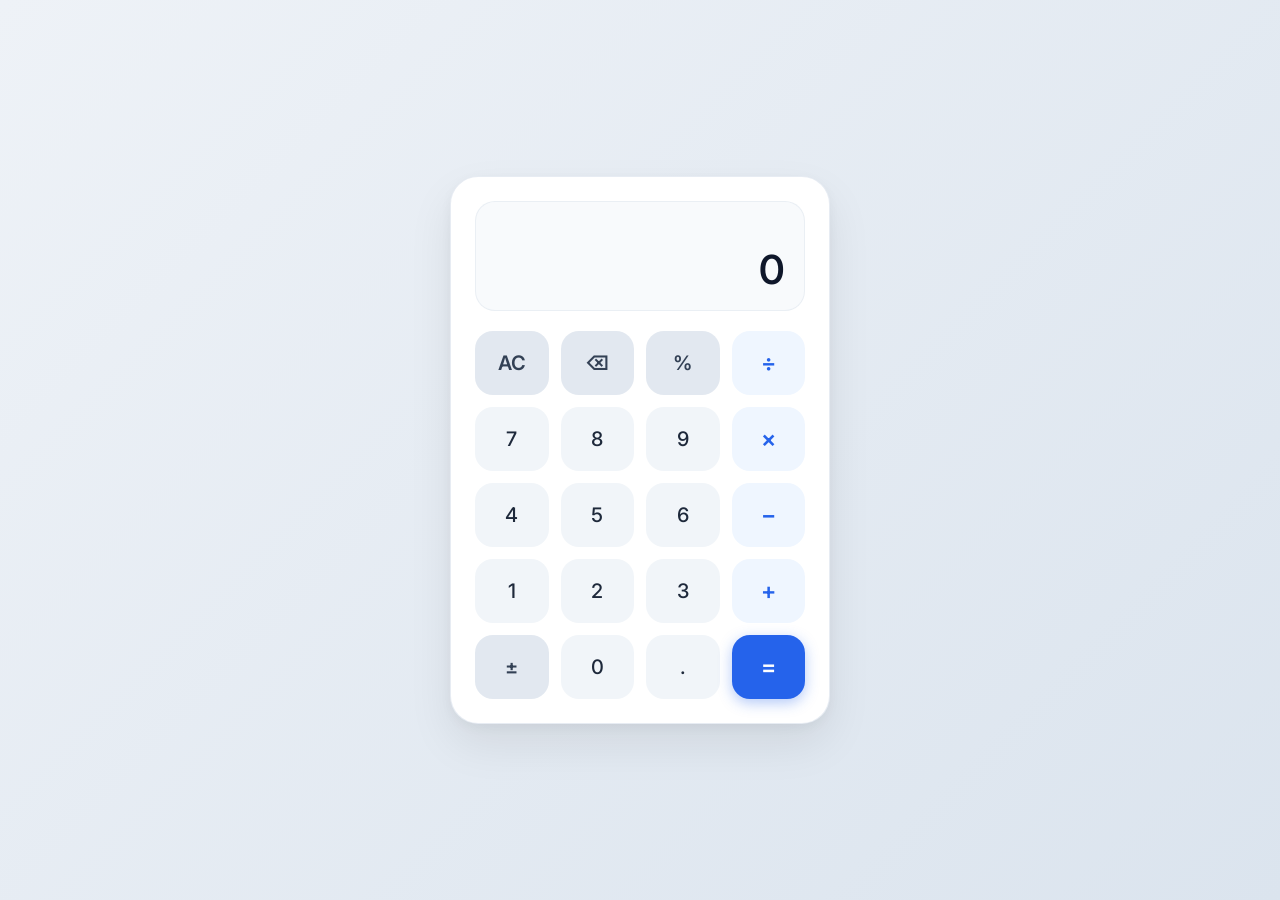
<file: index.html>
<!DOCTYPE html>
<html lang="en">
<head>
  <meta charset="UTF-8">
  <meta name="viewport" content="width=device-width, initial-scale=1.0">
  <meta name="description" content="A modern, clean, and responsive calculator web application.">
  <title>Modern Calculator</title>
  <!-- Google Fonts: Inter -->
  <link rel="preconnect" href="https://fonts.googleapis.com">
  <link rel="preconnect" href="https://fonts.gstatic.com" crossorigin>
  <link href="https://fonts.googleapis.com/css2?family=Inter:wght@300;400;500;600;700&display=swap" rel="stylesheet">
  <link rel="stylesheet" href="style.css">
</head>
<body>
  <main class="calculator-wrapper">
    <section class="calculator" aria-label="Calculator">
      <!-- Display Screen -->
      <div class="display-container" aria-live="polite">
        <div class="previous-operand" id="previousOperand" aria-label="Previous calculation"></div>
        <div class="current-operand" id="currentOperand" aria-label="Current result">0</div>
      </div>

      <!-- Keypad Grid -->
      <div class="keypad-grid" role="group" aria-label="Calculator keypad">
        <!-- Row 1 -->
        <button type="button" class="btn btn-action" data-action="clear" id="btnClear" aria-label="All Clear">AC</button>
        <button type="button" class="btn btn-action" data-action="delete" id="btnDelete" aria-label="Delete last digit">⌫</button>
        <button type="button" class="btn btn-action" data-action="percent" id="btnPercent" aria-label="Percentage">%</button>
        <button type="button" class="btn btn-operator" data-operator="÷" aria-label="Divide">÷</button>

        <!-- Row 2 -->
        <button type="button" class="btn btn-number" data-number="7">7</button>
        <button type="button" class="btn btn-number" data-number="8">8</button>
        <button type="button" class="btn btn-number" data-number="9">9</button>
        <button type="button" class="btn btn-operator" data-operator="×" aria-label="Multiply">×</button>

        <!-- Row 3 -->
        <button type="button" class="btn btn-number" data-number="4">4</button>
        <button type="button" class="btn btn-number" data-number="5">5</button>
        <button type="button" class="btn btn-number" data-number="6">6</button>
        <button type="button" class="btn btn-operator" data-operator="−" aria-label="Subtract">−</button>

        <!-- Row 4 -->
        <button type="button" class="btn btn-number" data-number="1">1</button>
        <button type="button" class="btn btn-number" data-number="2">2</button>
        <button type="button" class="btn btn-number" data-number="3">3</button>
        <button type="button" class="btn btn-operator" data-operator="+" aria-label="Add">+</button>

        <!-- Row 5 -->
        <button type="button" class="btn btn-action" data-action="toggle-sign" aria-label="Toggle positive or negative">±</button>
        <button type="button" class="btn btn-number" data-number="0">0</button>
        <button type="button" class="btn btn-number" data-action="decimal" aria-label="Decimal point">.</button>
        <button type="button" class="btn btn-equals" data-action="equals" id="btnEquals" aria-label="Calculate equals">=</button>
      </div>
    </section>
  </main>

  <script src="script.js"></script>
</body>
</html>
</file>
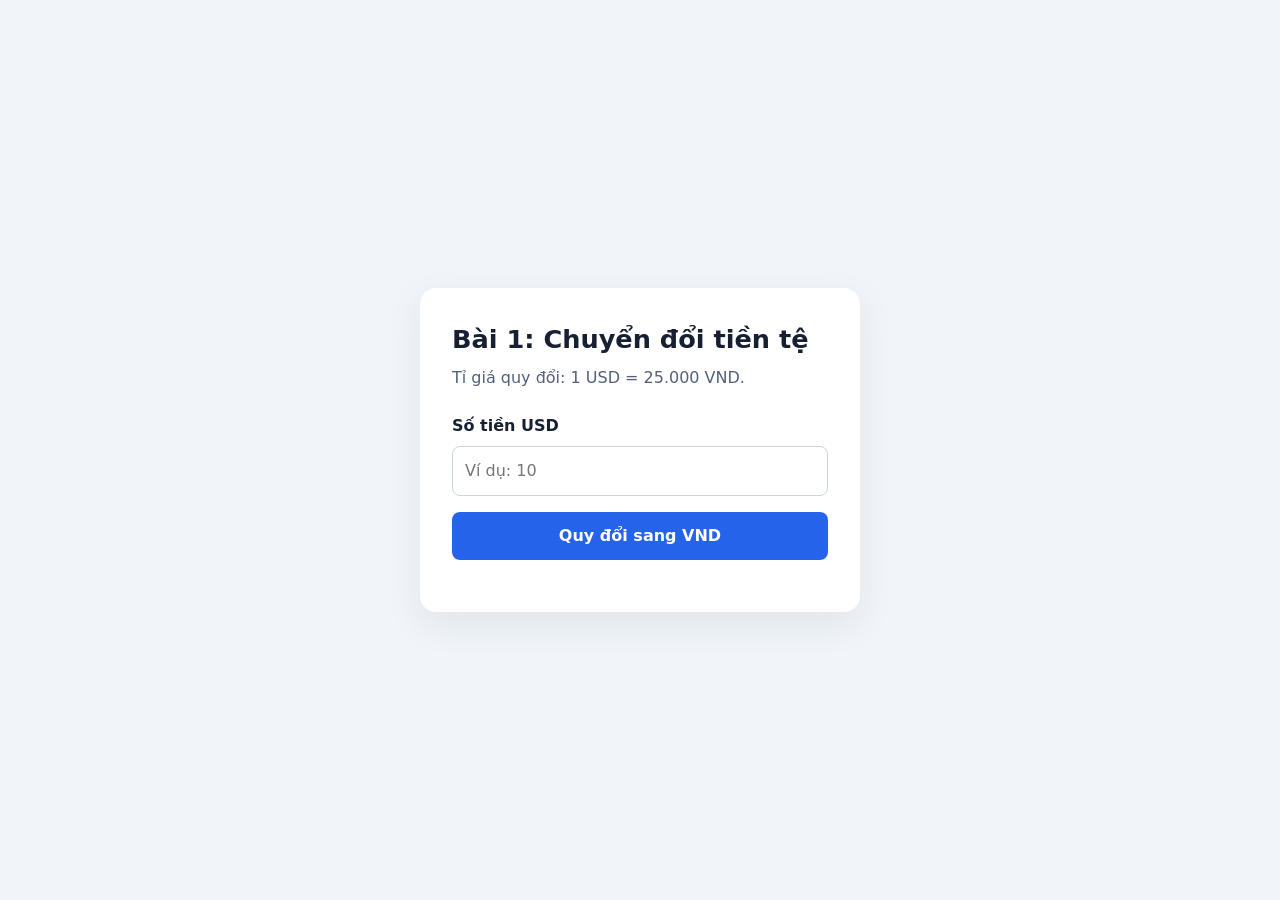
<file: bai1.html>
<!DOCTYPE html>
<html lang="vi">
<head>
  <meta charset="UTF-8">
  <meta name="viewport" content="width=device-width, initial-scale=1.0">
  <title>Bài 1 - Chuyển đổi tiền tệ</title>
  <style>
    * { box-sizing: border-box; }
    body { margin: 0; min-height: 100vh; display: grid; place-items: center; padding: 24px; background: #f1f5f9; color: #172033; font: 16px/1.5 system-ui, sans-serif; }
    main { width: min(100%, 440px); padding: 32px; background: white; border-radius: 16px; box-shadow: 0 12px 36px #17203314; }
    h1 { margin: 0 0 8px; font-size: 1.6rem; }
    p { margin: 0 0 24px; color: #526078; }
    label { display: block; margin-bottom: 8px; font-weight: 600; }
    input { width: 100%; padding: 12px; border: 1px solid #cbd5e1; border-radius: 8px; font: inherit; }
    button { width: 100%; margin-top: 16px; padding: 12px; border: 0; border-radius: 8px; background: #2563eb; color: white; font: inherit; font-weight: 700; cursor: pointer; }
    button:hover { background: #1d4ed8; }
    output { display: block; margin-top: 20px; font-weight: 600; }
    .error { color: #b91c1c; }
  </style>
</head>
<body>
  <main>
    <h1>Bài 1: Chuyển đổi tiền tệ</h1>
    <p>Tỉ giá quy đổi: 1 USD = 25.000 VND.</p>
    <form id="currency-form">
      <label for="usd">Số tiền USD</label>
      <input id="usd" name="usd" type="number" min="0" step="any" required placeholder="Ví dụ: 10">
      <button type="submit">Quy đổi sang VND</button>
    </form>
    <output id="result" aria-live="polite"></output>
  </main>
  <script>
    const currencyForm = document.querySelector("#currency-form");
    const currencyResult = document.querySelector("#result");
    currencyForm.addEventListener("submit", (event) => {
      event.preventDefault();
      const usd = Number(document.querySelector("#usd").value);
      if (!Number.isFinite(usd) || usd < 0) {
        currencyResult.textContent = "Vui lòng nhập số USD hợp lệ.";
        currencyResult.className = "error";
        return;
      }
      const vnd = usd * 25000;
      const formattedVnd = new Intl.NumberFormat("vi-VN").format(vnd);
      currencyResult.textContent = `${usd} USD = ${formattedVnd} VND`;
      currencyResult.className = "";
      console.log(`${usd} USD = ${formattedVnd} VND`);
    });
  </script>
</body>
</html>
</file>
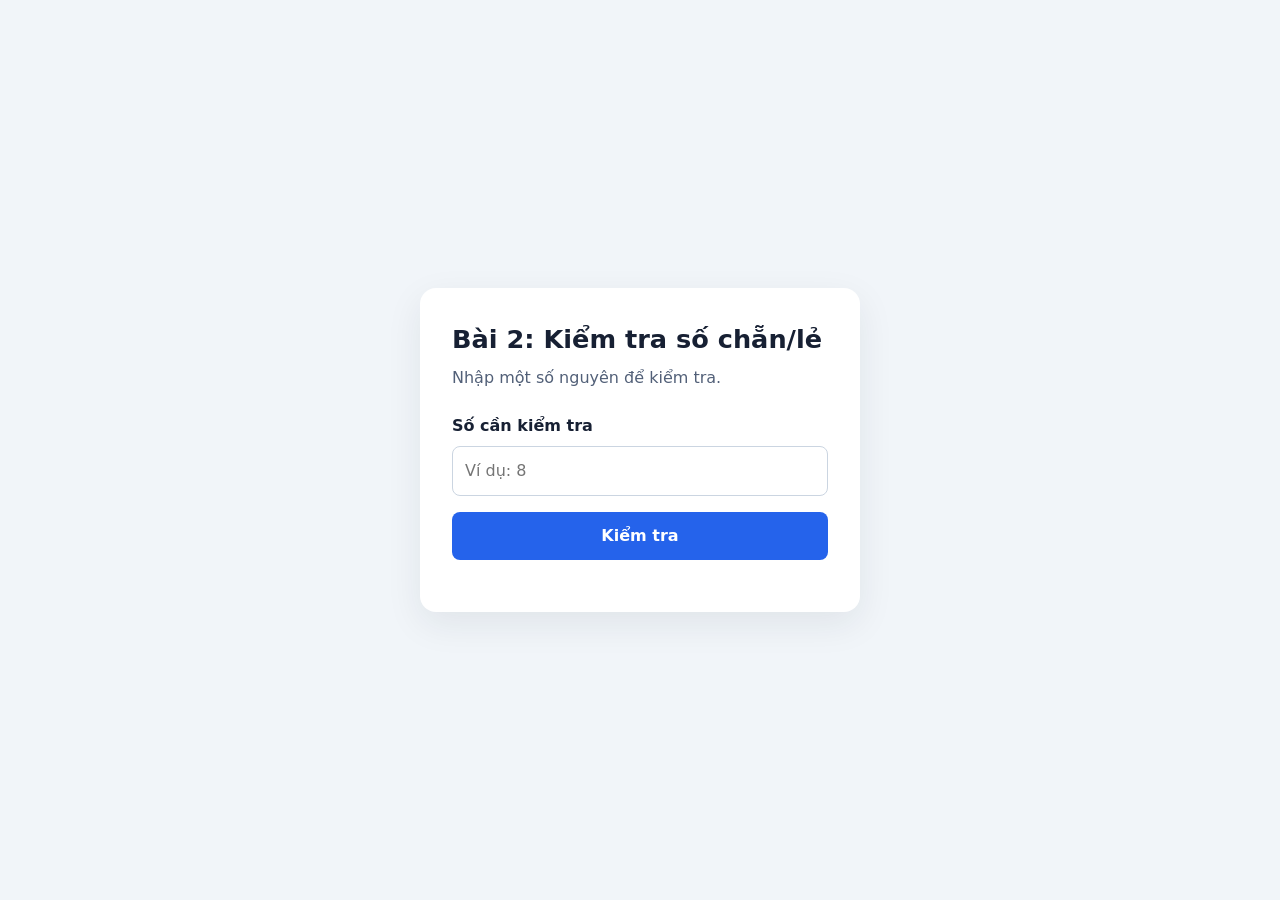
<file: bai2.html>
<!DOCTYPE html>
<html lang="vi">
<head>
  <meta charset="UTF-8">
  <meta name="viewport" content="width=device-width, initial-scale=1.0">
  <title>Bài 2 - Kiểm tra chẵn lẻ</title>
  <style>
    * { box-sizing: border-box; }
    body { margin: 0; min-height: 100vh; display: grid; place-items: center; padding: 24px; background: #f1f5f9; color: #172033; font: 16px/1.5 system-ui, sans-serif; }
    main { width: min(100%, 440px); padding: 32px; background: white; border-radius: 16px; box-shadow: 0 12px 36px #17203314; }
    h1 { margin: 0 0 8px; font-size: 1.6rem; }
    p { margin: 0 0 24px; color: #526078; }
    label { display: block; margin-bottom: 8px; font-weight: 600; }
    input { width: 100%; padding: 12px; border: 1px solid #cbd5e1; border-radius: 8px; font: inherit; }
    button { width: 100%; margin-top: 16px; padding: 12px; border: 0; border-radius: 8px; background: #2563eb; color: white; font: inherit; font-weight: 700; cursor: pointer; }
    button:hover { background: #1d4ed8; }
    output { display: block; margin-top: 20px; font-weight: 600; }
    .error { color: #b91c1c; }
  </style>
</head>
<body>
  <main>
    <h1>Bài 2: Kiểm tra số chẵn/lẻ</h1>
    <p>Nhập một số nguyên để kiểm tra.</p>
    <form id="parity-form">
      <label for="number">Số cần kiểm tra</label>
      <input id="number" name="number" type="number" step="1" required placeholder="Ví dụ: 8">
      <button type="submit">Kiểm tra</button>
    </form>
    <output id="result" aria-live="polite"></output>
  </main>
  <script>
    const parityForm = document.querySelector("#parity-form");
    const parityResult = document.querySelector("#result");
    parityForm.addEventListener("submit", (event) => {
      event.preventDefault();
      const value = Number(document.querySelector("#number").value);
      if (!Number.isSafeInteger(value)) {
        parityResult.textContent = "Vui lòng nhập một số nguyên hợp lệ.";
        parityResult.className = "error";
        return;
      }
      parityResult.textContent = `${value} là số ${value % 2 === 0 ? "chẵn" : "lẻ"}.`;
      parityResult.className = "";
    });
  </script>
</body>
</html>
</file>
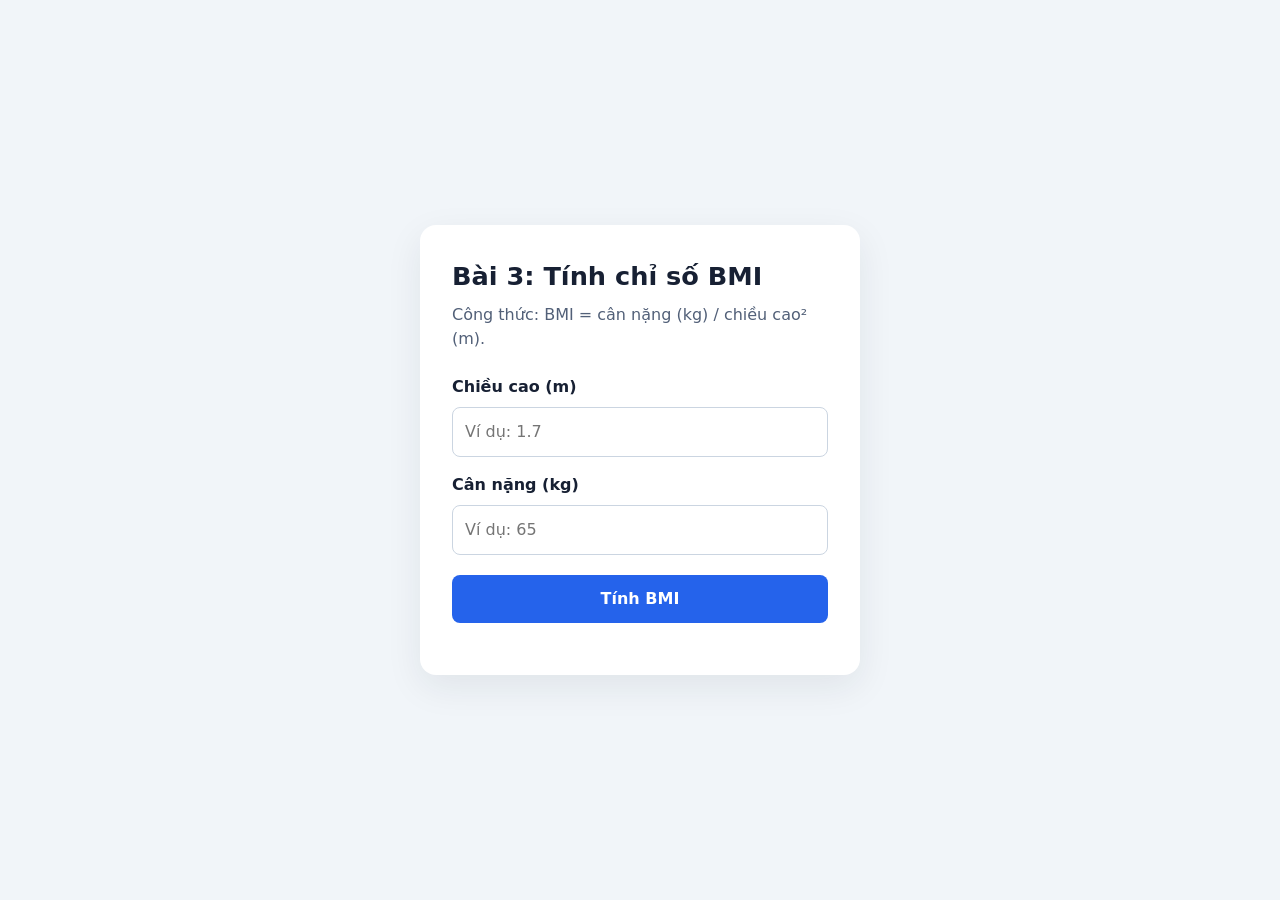
<file: bai3.html>
<!DOCTYPE html>
<html lang="vi">
<head>
  <meta charset="UTF-8">
  <meta name="viewport" content="width=device-width, initial-scale=1.0">
  <title>Bài 3 - Tính chỉ số BMI</title>
  <style>
    * { box-sizing: border-box; }
    body { margin: 0; min-height: 100vh; display: grid; place-items: center; padding: 24px; background: #f1f5f9; color: #172033; font: 16px/1.5 system-ui, sans-serif; }
    main { width: min(100%, 440px); padding: 32px; background: white; border-radius: 16px; box-shadow: 0 12px 36px #17203314; }
    h1 { margin: 0 0 8px; font-size: 1.6rem; }
    p { margin: 0 0 24px; color: #526078; }
    label { display: block; margin: 16px 0 8px; font-weight: 600; }
    input { width: 100%; padding: 12px; border: 1px solid #cbd5e1; border-radius: 8px; font: inherit; }
    button { width: 100%; margin-top: 20px; padding: 12px; border: 0; border-radius: 8px; background: #2563eb; color: white; font: inherit; font-weight: 700; cursor: pointer; }
    button:hover { background: #1d4ed8; }
    output { display: block; margin-top: 20px; font-weight: 600; }
    .error { color: #b91c1c; }
  </style>
</head>
<body>
  <main>
    <h1>Bài 3: Tính chỉ số BMI</h1>
    <p>Công thức: BMI = cân nặng (kg) / chiều cao² (m).</p>
    <form id="bmi-form">
      <label for="height">Chiều cao (m)</label>
      <input id="height" name="height" type="number" min="0" step="any" required placeholder="Ví dụ: 1.7">
      <label for="weight">Cân nặng (kg)</label>
      <input id="weight" name="weight" type="number" min="0" step="any" required placeholder="Ví dụ: 65">
      <button type="submit">Tính BMI</button>
    </form>
    <output id="result" aria-live="polite"></output>
  </main>
  <script>
    const bmiForm = document.querySelector("#bmi-form");
    const bmiResult = document.querySelector("#result");
    bmiForm.addEventListener("submit", (event) => {
      event.preventDefault();
      const height = Number(document.querySelector("#height").value);
      const weight = Number(document.querySelector("#weight").value);
      if (!Number.isFinite(height) || !Number.isFinite(weight) || height <= 0 || weight <= 0) {
        bmiResult.textContent = "Vui lòng nhập chiều cao và cân nặng lớn hơn 0.";
        bmiResult.className = "error";
        return;
      }
      const bmi = weight / (height * height);
      bmiResult.textContent = `Chỉ số BMI của bạn là ${bmi.toFixed(2)}.`;
      bmiResult.className = "";
    });
  </script>
</body>
</html>
</file>
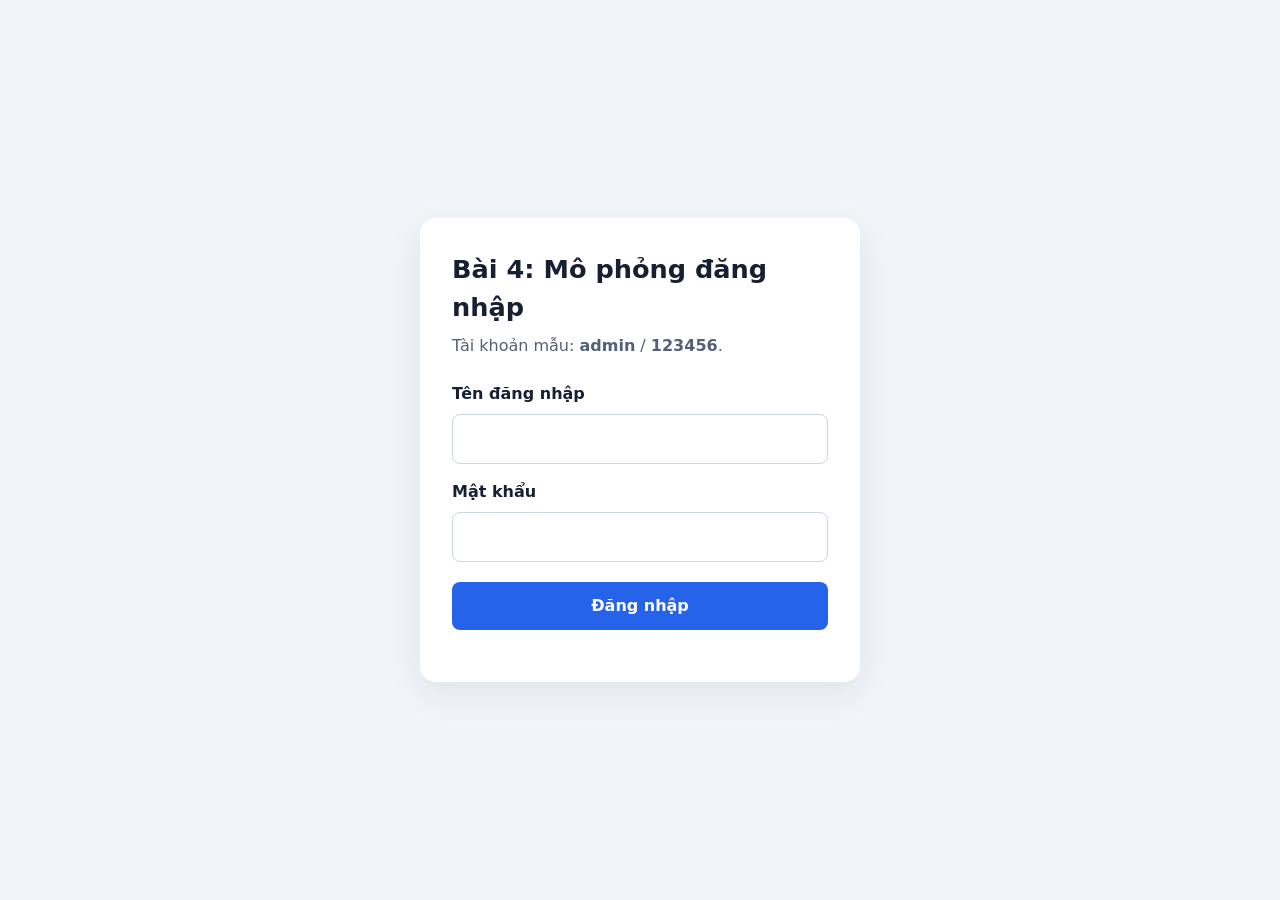
<file: bai4.html>
<!DOCTYPE html>
<html lang="vi">
<head>
  <meta charset="UTF-8">
  <meta name="viewport" content="width=device-width, initial-scale=1.0">
  <title>Bài 4 - Mô phỏng đăng nhập</title>
  <style>
    * { box-sizing: border-box; }
    body { margin: 0; min-height: 100vh; display: grid; place-items: center; padding: 24px; background: #f1f5f9; color: #172033; font: 16px/1.5 system-ui, sans-serif; }
    main { width: min(100%, 440px); padding: 32px; background: white; border-radius: 16px; box-shadow: 0 12px 36px #17203314; }
    h1 { margin: 0 0 8px; font-size: 1.6rem; }
    p { margin: 0 0 24px; color: #526078; }
    label { display: block; margin: 16px 0 8px; font-weight: 600; }
    input { width: 100%; padding: 12px; border: 1px solid #cbd5e1; border-radius: 8px; font: inherit; }
    button { width: 100%; margin-top: 20px; padding: 12px; border: 0; border-radius: 8px; background: #2563eb; color: white; font: inherit; font-weight: 700; cursor: pointer; }
    button:hover { background: #1d4ed8; }
    output { display: block; margin-top: 20px; font-weight: 600; }
    .error { color: #b91c1c; }
    .success { color: #15803d; }
  </style>
</head>
<body>
  <main>
    <h1>Bài 4: Mô phỏng đăng nhập</h1>
    <p>Tài khoản mẫu: <strong>admin</strong> / <strong>123456</strong>.</p>
    <form id="login-form">
      <label for="username">Tên đăng nhập</label>
      <input id="username" name="username" type="text" required autocomplete="username">
      <label for="password">Mật khẩu</label>
      <input id="password" name="password" type="password" required autocomplete="current-password">
      <button type="submit">Đăng nhập</button>
    </form>
    <output id="result" aria-live="polite"></output>
  </main>
  <script>
    const username = "admin";
    const password = "123456";
    const loginForm = document.querySelector("#login-form");
    const loginResult = document.querySelector("#result");
    loginForm.addEventListener("submit", (event) => {
      event.preventDefault();
      const enteredUsername = document.querySelector("#username").value;
      const enteredPassword = document.querySelector("#password").value;
      if (enteredUsername === username && enteredPassword === password) {
        loginResult.textContent = "Đăng nhập thành công";
        loginResult.className = "success";
      } else {
        loginResult.textContent = "Thông tin không chính xác";
        loginResult.className = "error";
      }
    });
  </script>
</body>
</html>
</file>
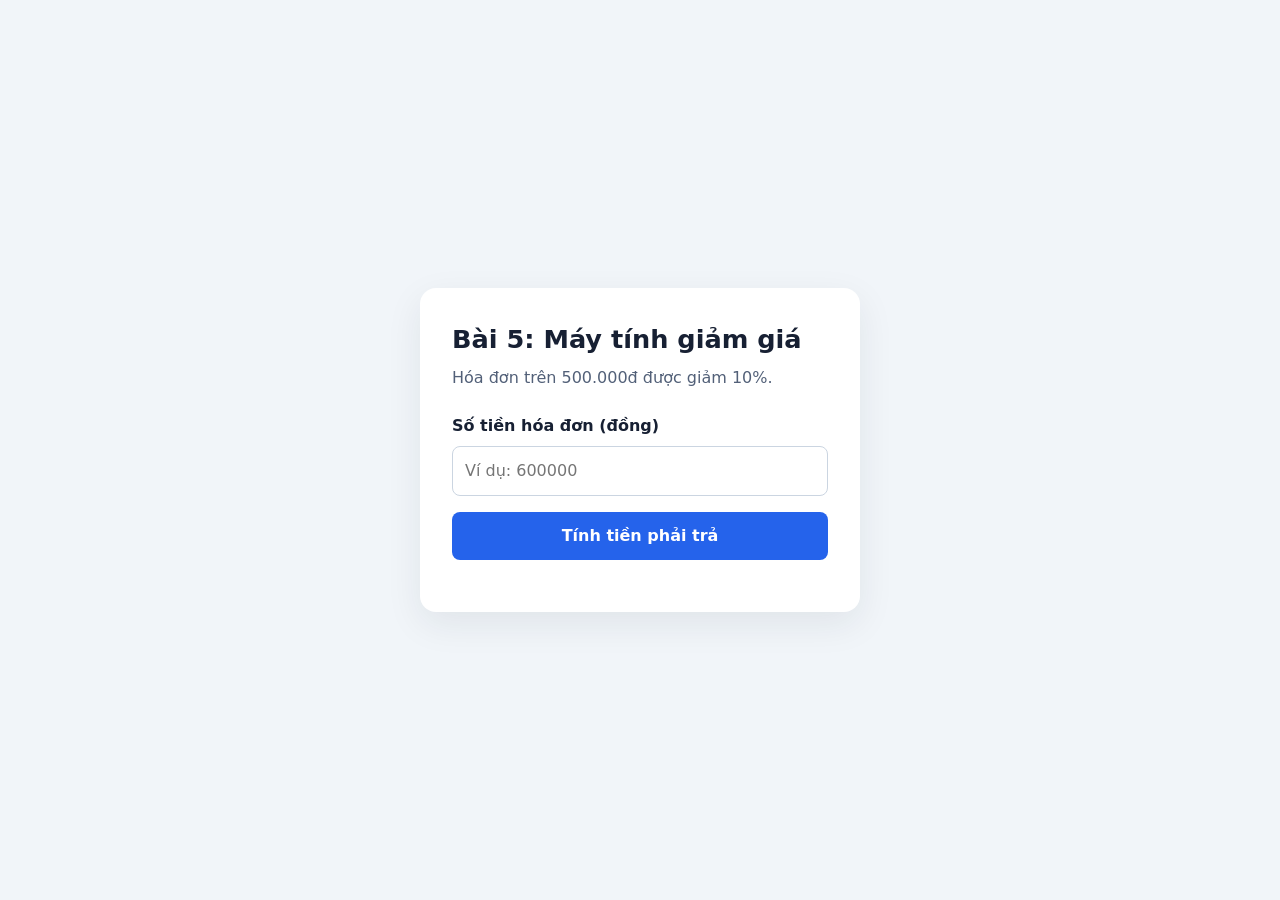
<file: bai5.html>
<!DOCTYPE html>
<html lang="vi">
<head>
  <meta charset="UTF-8">
  <meta name="viewport" content="width=device-width, initial-scale=1.0">
  <title>Bài 5 - Máy tính giảm giá</title>
  <style>
    * { box-sizing: border-box; }
    body { margin: 0; min-height: 100vh; display: grid; place-items: center; padding: 24px; background: #f1f5f9; color: #172033; font: 16px/1.5 system-ui, sans-serif; }
    main { width: min(100%, 440px); padding: 32px; background: white; border-radius: 16px; box-shadow: 0 12px 36px #17203314; }
    h1 { margin: 0 0 8px; font-size: 1.6rem; }
    p { margin: 0 0 24px; color: #526078; }
    label { display: block; margin-bottom: 8px; font-weight: 600; }
    input { width: 100%; padding: 12px; border: 1px solid #cbd5e1; border-radius: 8px; font: inherit; }
    button { width: 100%; margin-top: 16px; padding: 12px; border: 0; border-radius: 8px; background: #2563eb; color: white; font: inherit; font-weight: 700; cursor: pointer; }
    button:hover { background: #1d4ed8; }
    output { display: block; margin-top: 20px; font-weight: 600; }
    .error { color: #b91c1c; }
  </style>
</head>
<body>
  <main>
    <h1>Bài 5: Máy tính giảm giá</h1>
    <p>Hóa đơn trên 500.000đ được giảm 10%.</p>
    <form id="discount-form">
      <label for="amount">Số tiền hóa đơn (đồng)</label>
      <input id="amount" name="amount" type="number" min="0" step="any" required placeholder="Ví dụ: 600000">
      <button type="submit">Tính tiền phải trả</button>
    </form>
    <output id="result" aria-live="polite"></output>
  </main>
  <script>
    const discountForm = document.querySelector("#discount-form");
    const discountResult = document.querySelector("#result");
    discountForm.addEventListener("submit", (event) => {
      event.preventDefault();
      const amount = Number(document.querySelector("#amount").value);
      if (!Number.isFinite(amount) || amount < 0) {
        discountResult.textContent = "Vui lòng nhập số tiền hóa đơn hợp lệ.";
        discountResult.className = "error";
        return;
      }
      const discount = amount > 500000 ? amount * 0.1 : 0;
      const total = amount - discount;
      const formatCurrency = (value) => `${new Intl.NumberFormat("vi-VN").format(value)}đ`;
      discountResult.textContent = `Giảm giá: ${formatCurrency(discount)}. Số tiền phải trả: ${formatCurrency(total)}.`;
      discountResult.className = "";
    });
  </script>
</body>
</html>
</file>
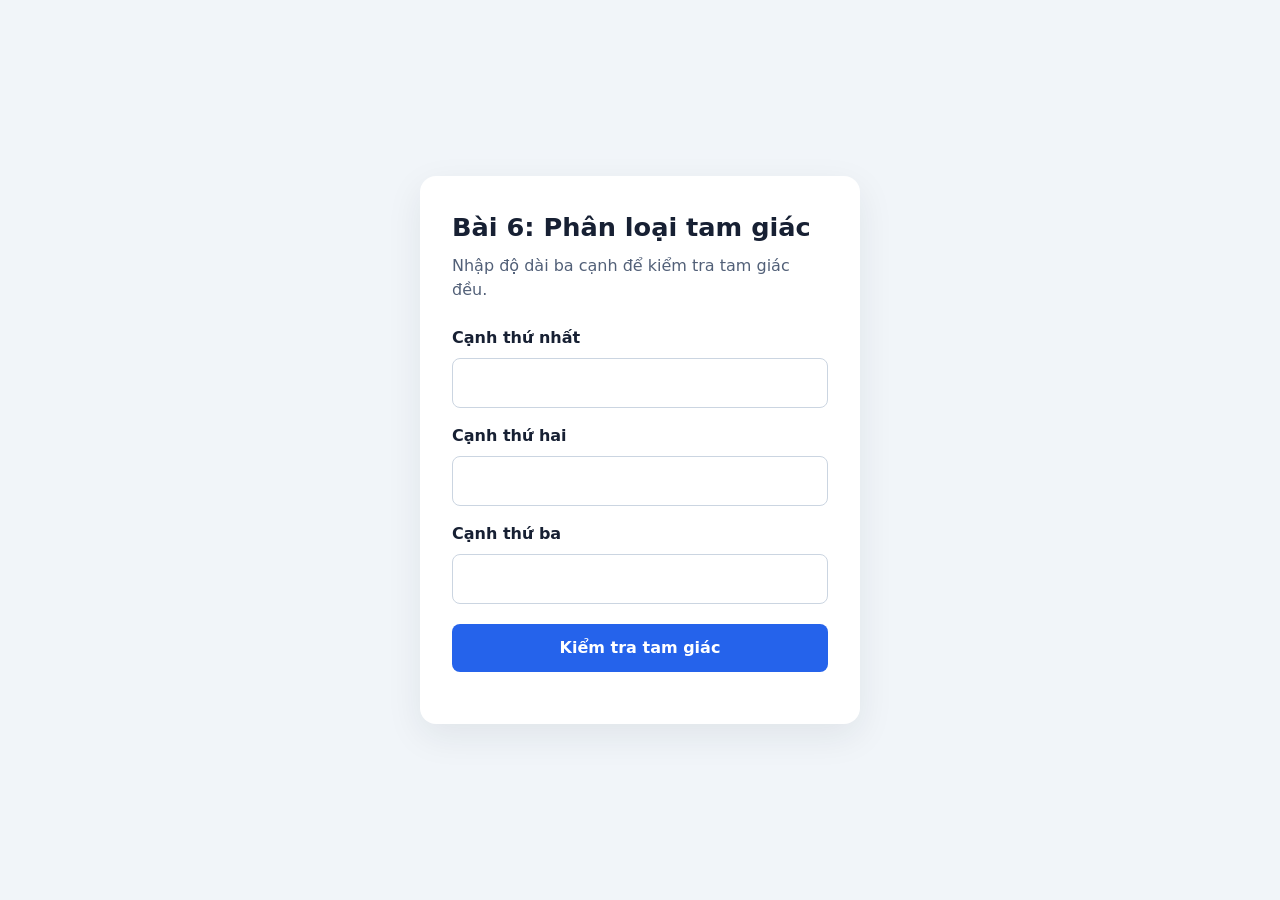
<file: bai6.html>
<!DOCTYPE html>
<html lang="vi">
<head>
  <meta charset="UTF-8">
  <meta name="viewport" content="width=device-width, initial-scale=1.0">
  <title>Bài 6 - Phân loại tam giác</title>
  <style>
    * { box-sizing: border-box; }
    body { margin: 0; min-height: 100vh; display: grid; place-items: center; padding: 24px; background: #f1f5f9; color: #172033; font: 16px/1.5 system-ui, sans-serif; }
    main { width: min(100%, 440px); padding: 32px; background: white; border-radius: 16px; box-shadow: 0 12px 36px #17203314; }
    h1 { margin: 0 0 8px; font-size: 1.6rem; }
    p { margin: 0 0 24px; color: #526078; }
    label { display: block; margin: 16px 0 8px; font-weight: 600; }
    input { width: 100%; padding: 12px; border: 1px solid #cbd5e1; border-radius: 8px; font: inherit; }
    button { width: 100%; margin-top: 20px; padding: 12px; border: 0; border-radius: 8px; background: #2563eb; color: white; font: inherit; font-weight: 700; cursor: pointer; }
    button:hover { background: #1d4ed8; }
    output { display: block; margin-top: 20px; font-weight: 600; }
    .error { color: #b91c1c; }
  </style>
</head>
<body>
  <main>
    <h1>Bài 6: Phân loại tam giác</h1>
    <p>Nhập độ dài ba cạnh để kiểm tra tam giác đều.</p>
    <form id="triangle-form">
      <label for="side-a">Cạnh thứ nhất</label>
      <input id="side-a" name="sideA" type="number" min="0" step="any" required>
      <label for="side-b">Cạnh thứ hai</label>
      <input id="side-b" name="sideB" type="number" min="0" step="any" required>
      <label for="side-c">Cạnh thứ ba</label>
      <input id="side-c" name="sideC" type="number" min="0" step="any" required>
      <button type="submit">Kiểm tra tam giác</button>
    </form>
    <output id="result" aria-live="polite"></output>
  </main>
  <script>
    const triangleForm = document.querySelector("#triangle-form");
    const triangleResult = document.querySelector("#result");
    triangleForm.addEventListener("submit", (event) => {
      event.preventDefault();
      const a = Number(document.querySelector("#side-a").value);
      const b = Number(document.querySelector("#side-b").value);
      const c = Number(document.querySelector("#side-c").value);
      if (![a, b, c].every((side) => Number.isFinite(side) && side > 0)) {
        triangleResult.textContent = "Các cạnh phải là số lớn hơn 0.";
        triangleResult.className = "error";
        return;
      }
      if (a + b <= c || a + c <= b || b + c <= a) {
        triangleResult.textContent = "Ba cạnh đã nhập không tạo thành một tam giác.";
        triangleResult.className = "error";
        return;
      }
      triangleResult.textContent = a === b && b === c
        ? "Đây là tam giác đều."
        : "Đây không phải là tam giác đều.";
      triangleResult.className = "";
    });
  </script>
</body>
</html>
</file>
<file: style.css>
/* -------------------------------------------------------------
   Design Tokens & Modern Theme Variables
------------------------------------------------------------- */
:root {
  --bg-gradient: linear-gradient(135deg, #eef2f7 0%, #dbe4ee 100%);
  --calc-bg: #ffffff;
  --calc-shadow: 0 20px 45px rgba(0, 0, 0, 0.08), 0 4px 12px rgba(0, 0, 0, 0.04);
  --border-subtle: rgba(226, 232, 240, 0.8);

  /* Display Colors */
  --display-bg: #f8fafc;
  --text-main: #0f172a;
  --text-muted: #64748b;
  --text-error: #ef4444;

  /* Button Colors - Numbers */
  --btn-num-bg: #f1f5f9;
  --btn-num-text: #1e293b;
  --btn-num-hover: #e2e8f0;
  --btn-num-active: #cbd5e1;

  /* Button Colors - Actions (AC, Del, %, +/-) */
  --btn-act-bg: #e2e8f0;
  --btn-act-text: #334155;
  --btn-act-hover: #cbd5e1;
  --btn-act-active: #94a3b8;

  /* Button Colors - Operators */
  --btn-op-bg: #eff6ff;
  --btn-op-text: #2563eb;
  --btn-op-hover: #dbeafe;
  --btn-op-active: #bfdbfe;
  --btn-op-selected: #2563eb;
  --btn-op-selected-text: #ffffff;

  /* Button Colors - Equals */
  --btn-eq-bg: #2563eb;
  --btn-eq-text: #ffffff;
  --btn-eq-hover: #1d4ed8;
  --btn-eq-active: #1e40af;
  --btn-eq-shadow: 0 4px 14px rgba(37, 99, 235, 0.35);

  --focus-ring: 0 0 0 3px rgba(59, 130, 246, 0.45);
  --radius-calc: 28px;
  --radius-btn: 18px;
}

/* -------------------------------------------------------------
   Global Resets & Base Styles
------------------------------------------------------------- */
* {
  margin: 0;
  padding: 0;
  box-sizing: border-box;
  -webkit-tap-highlight-color: transparent;
}

body {
  font-family: 'Inter', -apple-system, BlinkMacSystemFont, "Segoe UI", Roboto, sans-serif;
  min-height: 100vh;
  min-height: 100dvh;
  display: flex;
  align-items: center;
  justify-content: center;
  background: var(--bg-gradient);
  padding: 1.25rem;
  color: var(--text-main);
}

.calculator-wrapper {
  width: 100%;
  max-width: 380px;
  display: flex;
  justify-content: center;
}

/* -------------------------------------------------------------
   Calculator Container
------------------------------------------------------------- */
.calculator {
  width: 100%;
  background-color: var(--calc-bg);
  border-radius: var(--radius-calc);
  box-shadow: var(--calc-shadow);
  padding: 1.5rem;
  border: 1px solid var(--border-subtle);
  display: flex;
  flex-direction: column;
  gap: 1.25rem;
  transition: transform 0.2s ease, box-shadow 0.2s ease;
}

/* -------------------------------------------------------------
   Display Section
------------------------------------------------------------- */
.display-container {
  background: var(--display-bg);
  border-radius: 20px;
  padding: 1.25rem 1.25rem 1rem;
  display: flex;
  flex-direction: column;
  justify-content: flex-end;
  align-items: flex-end;
  min-height: 110px;
  border: 1px solid rgba(226, 232, 240, 0.6);
  word-break: break-all;
  overflow: hidden;
}

.previous-operand {
  font-size: 0.95rem;
  font-weight: 500;
  color: var(--text-muted);
  min-height: 1.4rem;
  line-height: 1.4;
  letter-spacing: 0.2px;
  text-align: right;
  transition: color 0.15s ease;
}

.current-operand {
  font-size: 2.5rem;
  font-weight: 600;
  color: var(--text-main);
  line-height: 1.2;
  text-align: right;
  letter-spacing: -0.5px;
  transition: font-size 0.15s ease;
  white-space: nowrap;
}

.current-operand.shrink {
  font-size: 1.85rem;
}

.current-operand.error {
  color: var(--text-error);
  font-size: 1.6rem;
}

/* -------------------------------------------------------------
   Keypad Grid Layout
------------------------------------------------------------- */
.keypad-grid {
  display: grid;
  grid-template-columns: repeat(4, 1fr);
  gap: 12px;
}

/* -------------------------------------------------------------
   Button Base Styles & States
------------------------------------------------------------- */
.btn {
  font-family: inherit;
  font-size: 1.25rem;
  font-weight: 500;
  border: none;
  border-radius: var(--radius-btn);
  height: 64px;
  display: inline-flex;
  align-items: center;
  justify-content: center;
  cursor: pointer;
  user-select: none;
  outline: none;
  transition: background-color 0.15s ease, transform 0.1s cubic-bezier(0.4, 0, 0.2, 1), box-shadow 0.15s ease;
  position: relative;
}

.btn:focus-visible {
  box-shadow: var(--focus-ring);
  z-index: 2;
}

.btn:active,
.btn.active-key {
  transform: scale(0.94);
}

/* -------------------------------------------------------------
   Button Color Variants
------------------------------------------------------------- */
/* Numbers */
.btn-number {
  background-color: var(--btn-num-bg);
  color: var(--btn-num-text);
}

.btn-number:hover {
  background-color: var(--btn-num-hover);
}

.btn-number:active,
.btn-number.active-key {
  background-color: var(--btn-num-active);
}

/* Actions (Clear, Delete, Percent, Toggle) */
.btn-action {
  background-color: var(--btn-act-bg);
  color: var(--btn-act-text);
  font-weight: 600;
}

.btn-action:hover {
  background-color: var(--btn-act-hover);
}

.btn-action:active,
.btn-action.active-key {
  background-color: var(--btn-act-active);
}

/* Operator Buttons (+, -, ×, ÷) */
.btn-operator {
  background-color: var(--btn-op-bg);
  color: var(--btn-op-text);
  font-size: 1.45rem;
  font-weight: 600;
}

.btn-operator:hover {
  background-color: var(--btn-op-hover);
}

.btn-operator:active,
.btn-operator.active-key {
  background-color: var(--btn-op-active);
}

/* Highlighted active operator */
.btn-operator.is-active-op {
  background-color: var(--btn-op-selected);
  color: var(--btn-op-selected-text);
}

/* Equals Button (=) */
.btn-equals {
  background-color: var(--btn-eq-bg);
  color: var(--btn-eq-text);
  font-size: 1.45rem;
  font-weight: 600;
  box-shadow: var(--btn-eq-shadow);
}

.btn-equals:hover {
  background-color: var(--btn-eq-hover);
}

.btn-equals:active,
.btn-equals.active-key {
  background-color: var(--btn-eq-active);
  box-shadow: none;
}

/* -------------------------------------------------------------
   Responsive Breakpoints
------------------------------------------------------------- */
@media (max-width: 420px) {
  body {
    padding: 0.75rem;
  }

  .calculator {
    padding: 1.25rem 1rem;
    gap: 1rem;
    border-radius: 24px;
  }

  .display-container {
    padding: 1rem;
    min-height: 95px;
  }

  .current-operand {
    font-size: 2.15rem;
  }

  .current-operand.shrink {
    font-size: 1.6rem;
  }

  .keypad-grid {
    gap: 9px;
  }

  .btn {
    height: 56px;
    font-size: 1.15rem;
    border-radius: 14px;
  }

  .btn-operator, .btn-equals {
    font-size: 1.35rem;
  }
}
</file>
